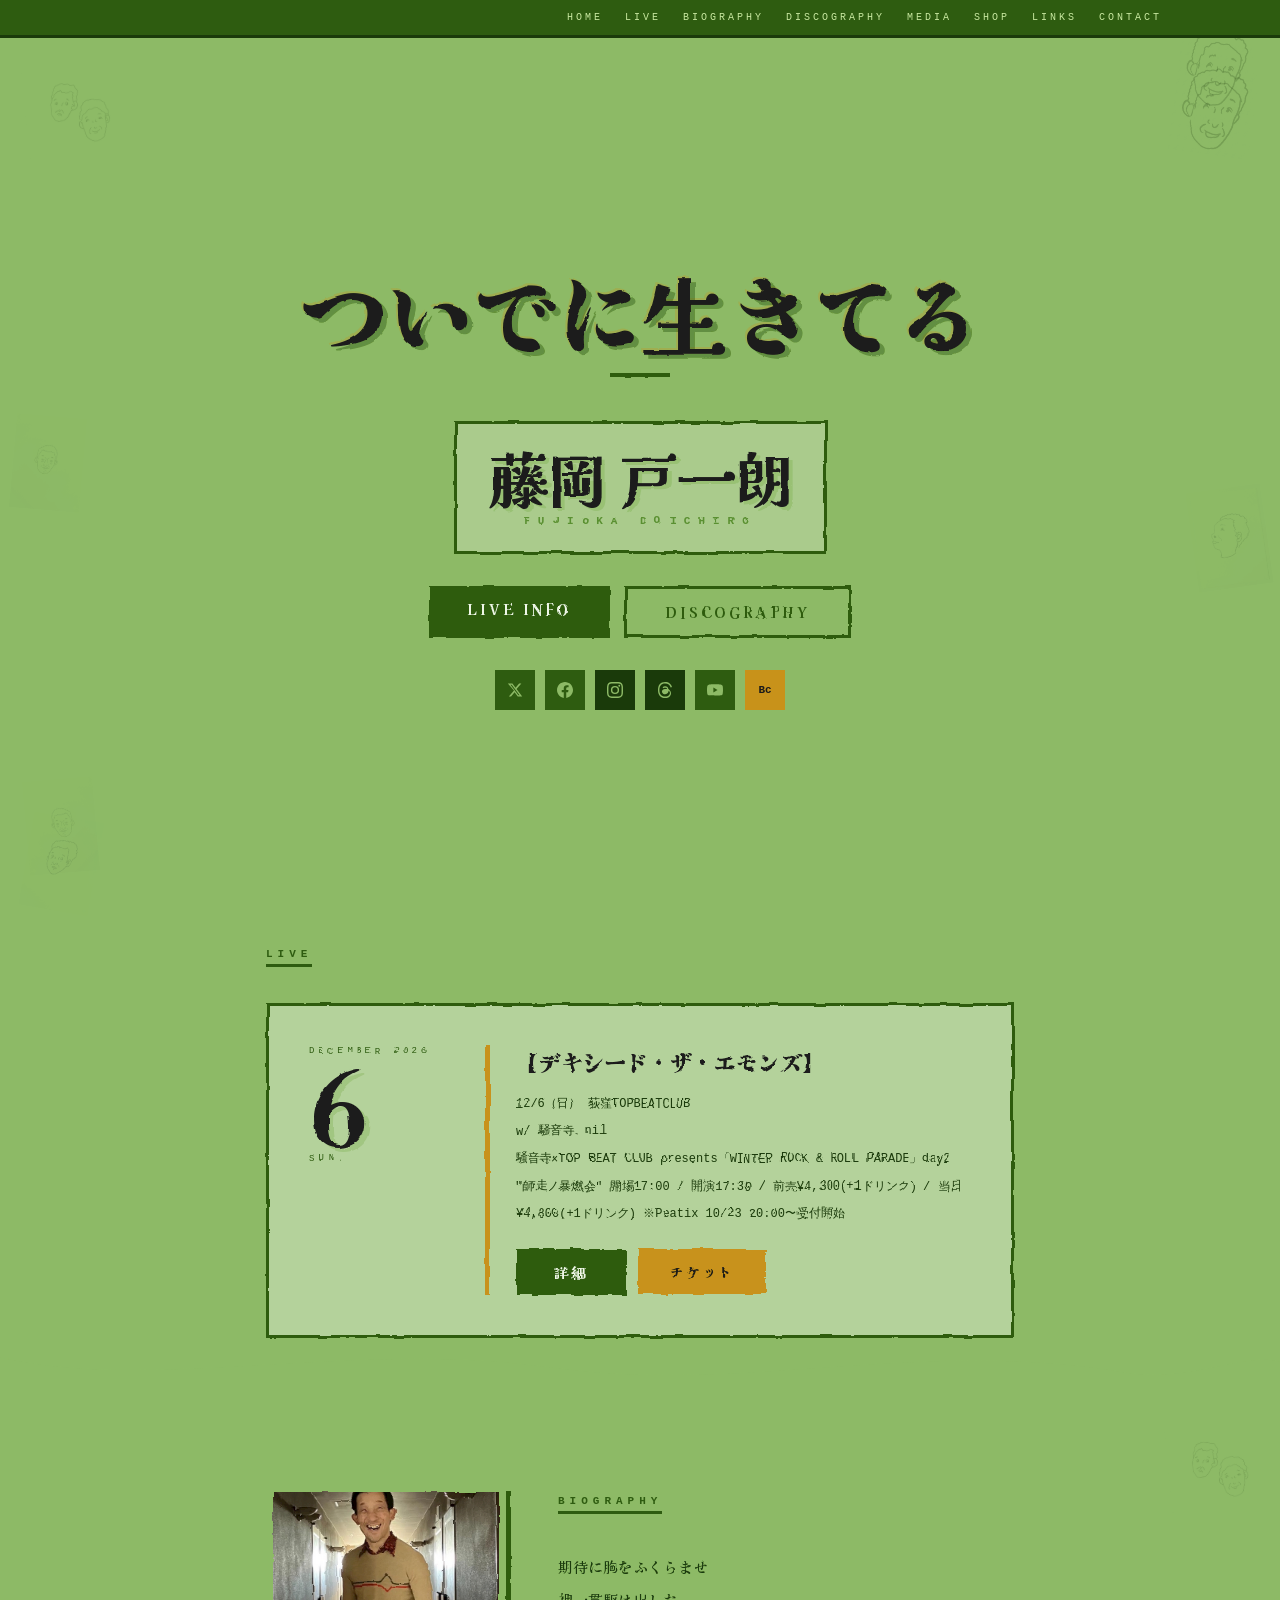
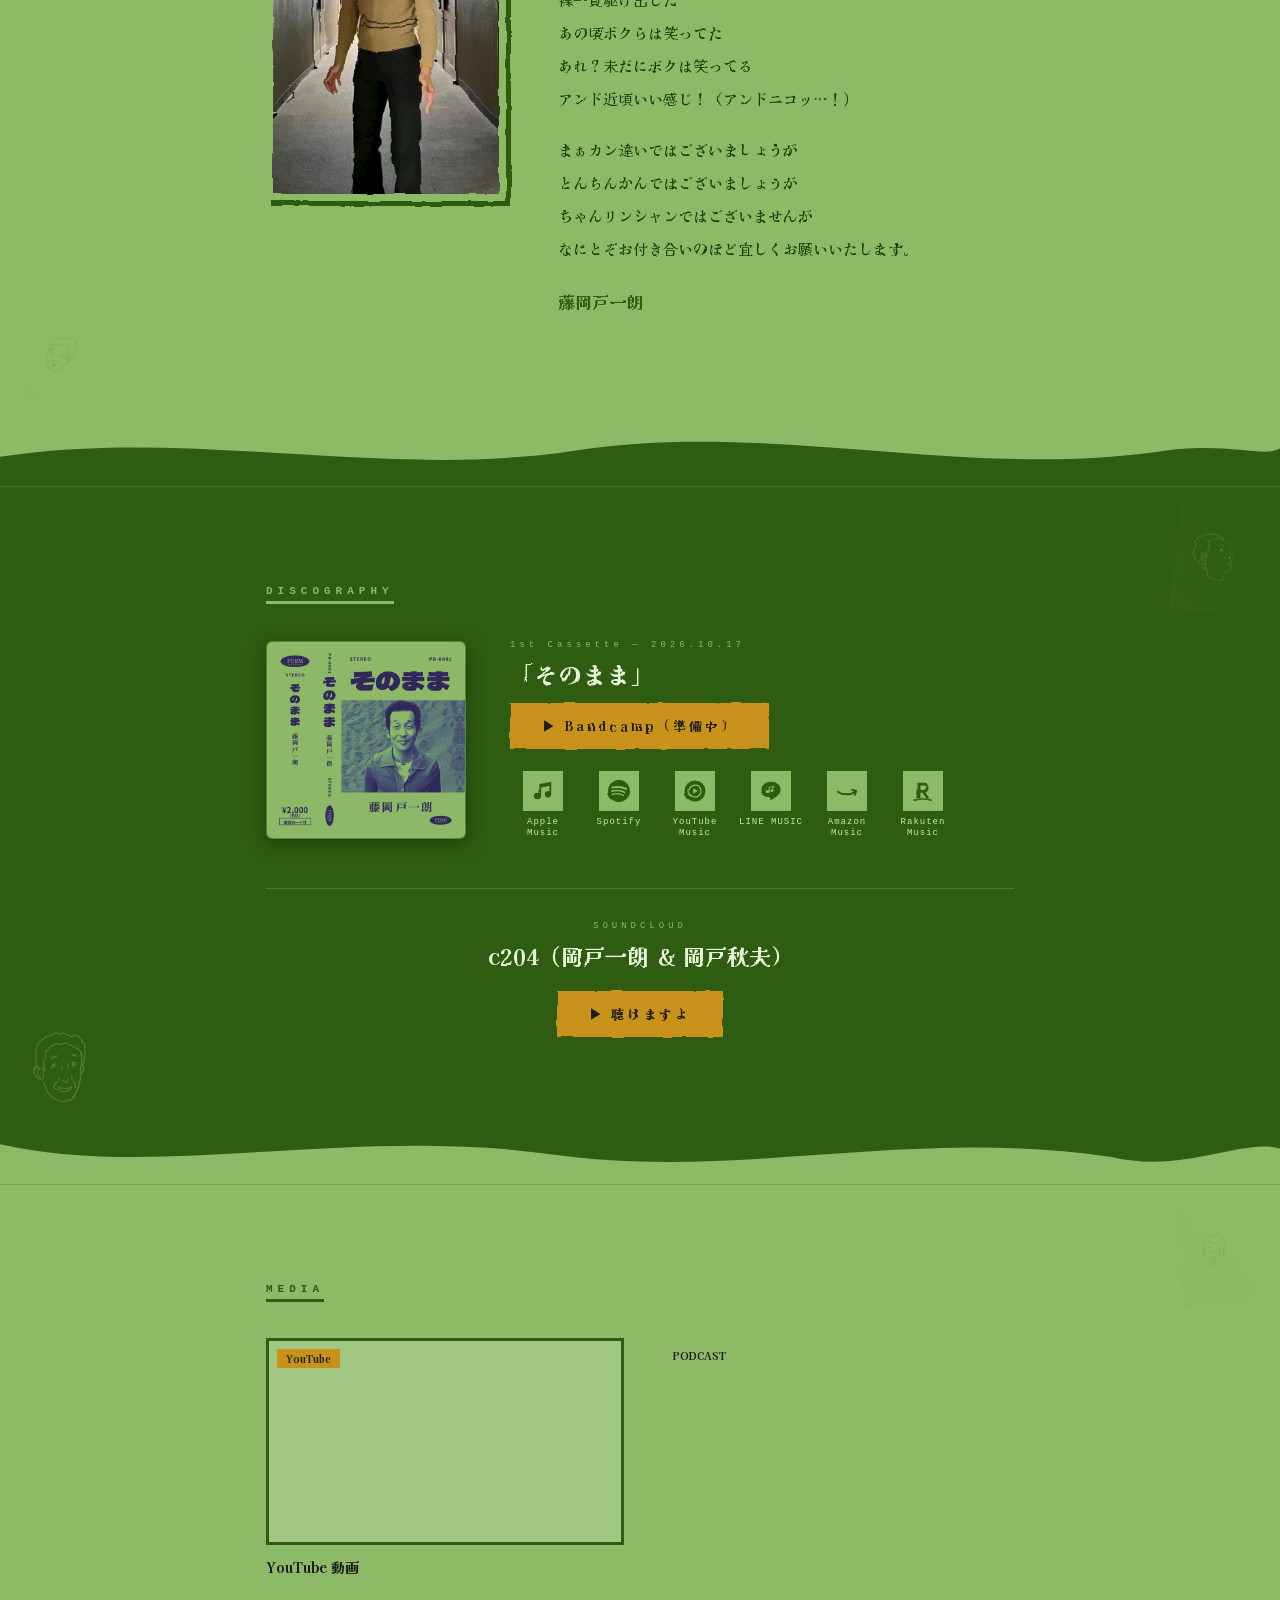
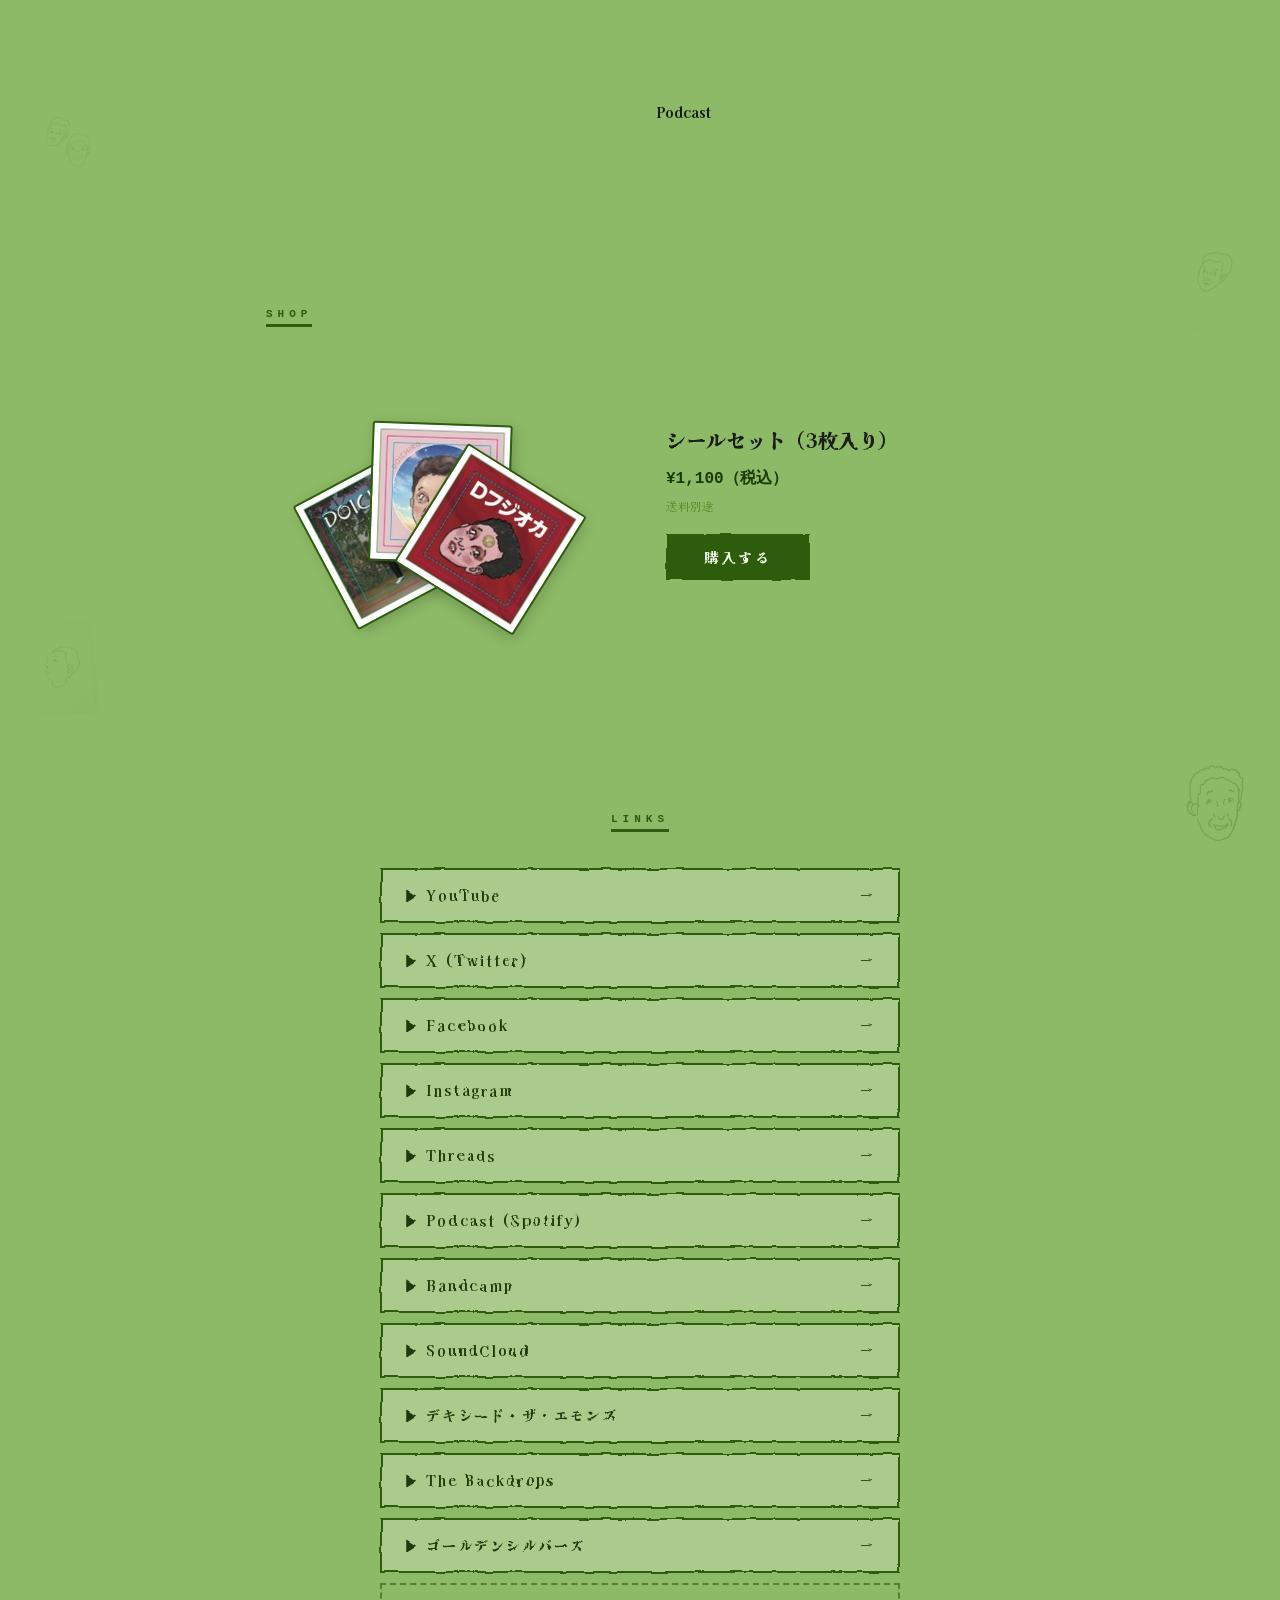
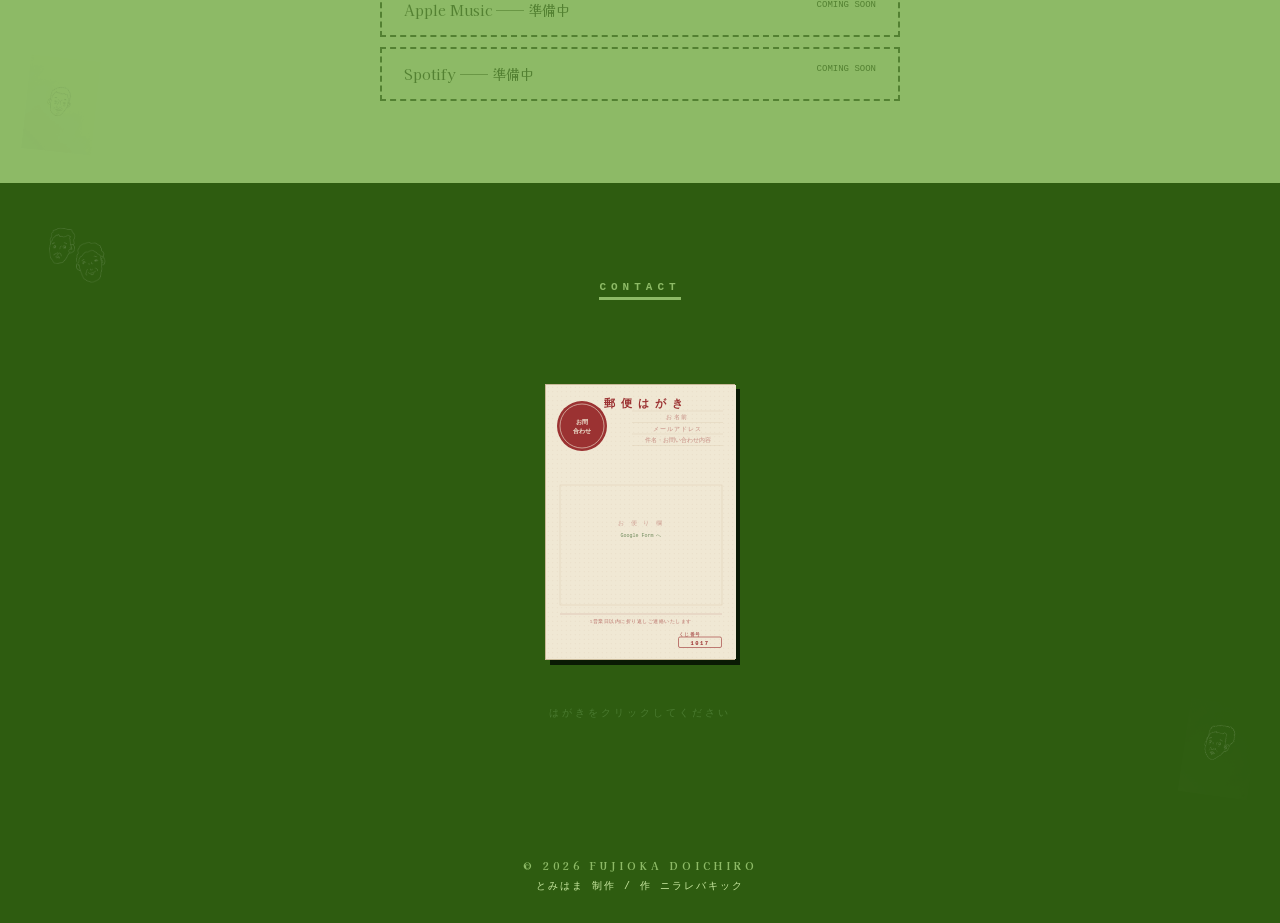
<file: index.html>
<!DOCTYPE html>
<html lang="ja">
<head>
<meta charset="UTF-8">
<meta name="viewport" content="width=device-width,initial-scale=1">
<title>藤岡戸一朗 Official Site</title>
<meta name="description" content="藤岡戸一朗 公式サイト — ついでに生きてる">
<!-- Google Tag Manager -->
<script>(function(w,d,s,l,i){w[l]=w[l]||[];w[l].push({'gtm.start':new Date().getTime(),event:'gtm.js'});var f=d.getElementsByTagName(s)[0],j=d.createElement(s),dl=l!='dataLayer'?'&l='+l:'';j.async=true;j.src='https://www.googletagmanager.com/gtm.js?id='+i+dl;f.parentNode.insertBefore(j,f);})(window,document,'script','dataLayer','GTM-W6623DS9');</script>
<link href="https://fonts.googleapis.com/css2?family=Kaisei+Tokumin:wght@400;700;800&display=swap" rel="stylesheet">
<link rel="stylesheet" href="css/style.css?v=11">
</head>
<body>

<!-- SVG Filters -->
<svg width="0" height="0" style="position:absolute">
  <defs>
    <filter id="rf" x="-4%" y="-4%" width="108%" height="108%">
      <feTurbulence type="fractalNoise" baseFrequency="0.042" numOctaves="4" seed="9"/>
      <feDisplacementMap in="SourceGraphic" scale="3.5" xChannelSelector="R" yChannelSelector="G"/>
    </filter>
    <filter id="rf2" x="-3%" y="-3%" width="106%" height="106%">
      <feTurbulence type="fractalNoise" baseFrequency="0.06" numOctaves="3" seed="3"/>
      <feDisplacementMap in="SourceGraphic" scale="2.2" xChannelSelector="R" yChannelSelector="G"/>
    </filter>
    <filter id="pencil" x="-8%" y="-8%" width="116%" height="116%">
      <feTurbulence type="fractalNoise" baseFrequency="0.055" numOctaves="2" seed="14" result="n"/>
      <feDisplacementMap in="SourceGraphic" in2="n" scale="2.4" xChannelSelector="R" yChannelSelector="G"/>
    </filter>
  </defs>
</svg>

<!-- Hamburger (outside NAV to avoid stacking context issues) -->
<button class="hamburger" id="hamburger" aria-label="Menu">
  <span></span><span></span><span></span>
</button>

<!-- NAV -->
<nav class="nav">
  <div class="nav-inner">
    <div class="nav-links">
      <a href="#home">HOME</a>
      <a href="#live">LIVE</a>
      <a href="#biography">BIOGRAPHY</a>
      <a href="#discography">DISCOGRAPHY</a>
      <a href="#media">MEDIA</a>
      <a href="#shop">SHOP</a>
      <a href="#links">LINKS</a>
      <a href="#contact">CONTACT</a>
    </div>
  </div>
</nav>
<div class="mobile-menu" id="mobileMenu">
  <a href="#home" class="mobile-nav-link">HOME</a>
  <a href="#live" class="mobile-nav-link">LIVE</a>
  <a href="#biography" class="mobile-nav-link">BIOGRAPHY</a>
  <a href="#discography" class="mobile-nav-link">DISCOGRAPHY</a>
  <a href="#media" class="mobile-nav-link">MEDIA</a>
  <a href="#shop" class="mobile-nav-link">SHOP</a>
  <a href="#links" class="mobile-nav-link">LINKS</a>
  <a href="#contact" class="mobile-nav-link">CONTACT</a>
</div>

<!-- ========== HOME ========== -->
<section id="home">
  <img class="face-img" src="img/face-duo.png" alt="" style="width:90px;top:2%;left:2%;transform:rotate(-6deg);opacity:0.22">
  <img class="face-img face-tr" src="img/face-smile.png" alt="" style="width:80px;top:3%;right:2%;transform:rotate(8deg);opacity:0.22">
  <img class="face-img" src="img/face-front.png" alt="" style="width:70px;top:42%;left:1%;transform:rotate(5deg);opacity:0.18">
  <img class="face-img" src="img/face-profile.png" alt="" style="width:75px;top:50%;right:1%;transform:rotate(-8deg) scaleX(-1);opacity:0.18">
  <img class="face-img" src="img/face-surprise.png" alt="" style="width:70px;bottom:3%;left:2%;transform:rotate(10deg);opacity:0.18">

  <div class="home-inner">
    <div style="margin-bottom:44px">
      <h2 class="hero-title">ついでに生きてる</h2>
      <div class="hero-divider"></div>
    </div>

    <div class="artist-name-box">
      <h1 class="artist-name">藤岡 戸一朗</h1>
      <p class="artist-name-en">FUJIOKA DOICHIRO</p>
    </div>

    <div style="display:flex;gap:14px;justify-content:center;flex-wrap:wrap;margin-bottom:32px">
      <span class="btn-primary" id="liveInfoBtn">LIVE INFO</span>
      <a href="#discography" class="btn-secondary">DISCOGRAPHY</a>
    </div>
    <div class="live-info-popup" id="liveInfoPopup">
      <h4>UPCOMING LIVE</h4>
      <div id="liveInfoList"></div>
    </div>

    <div class="sns-row">
      <a href="https://x.com/ichirou_okado" target="_blank" rel="noopener" class="sns-icon">
        <svg width="16" height="16" viewBox="0 0 24 24"><path d="M18.244 2.25h3.308l-7.227 8.26 8.502 11.24H16.17l-4.714-6.231-5.401 6.231H2.748l7.73-8.835L1.254 2.25H8.08l4.713 6.231zm-1.161 17.52h1.833L7.084 4.126H5.117z"/></svg>
      </a>
      <a href="https://www.facebook.com/ichirou.okado/" target="_blank" rel="noopener" class="sns-icon">
        <svg width="16" height="16" viewBox="0 0 24 24"><path d="M24 12.073c0-6.627-5.373-12-12-12s-12 5.373-12 12c0 5.99 4.388 10.954 10.125 11.854v-8.385H7.078v-3.47h3.047V9.43c0-3.007 1.792-4.669 4.533-4.669 1.312 0 2.686.235 2.686.235v2.953H15.83c-1.491 0-1.956.925-1.956 1.874v2.25h3.328l-.532 3.47h-2.796v8.385C19.612 23.027 24 18.062 24 12.073z"/></svg>
      </a>
      <a href="https://www.instagram.com/fujiokadoichirou/" target="_blank" rel="noopener" class="sns-icon" style="background:#1a3a0a;font-family:serif;font-size:16px;font-weight:bold;color:#8DBA66">
        <svg width="16" height="16" viewBox="0 0 24 24"><path d="M12 2.163c3.204 0 3.584.012 4.85.07 3.252.148 4.771 1.691 4.919 4.919.058 1.265.069 1.645.069 4.849 0 3.205-.012 3.584-.069 4.849-.149 3.225-1.664 4.771-4.919 4.919-1.266.058-1.644.07-4.85.07-3.204 0-3.584-.012-4.849-.07-3.26-.149-4.771-1.699-4.919-4.92-.058-1.265-.07-1.644-.07-4.849 0-3.204.013-3.583.07-4.849.149-3.227 1.664-4.771 4.919-4.919 1.266-.057 1.645-.069 4.849-.069zM12 0C8.741 0 8.333.014 7.053.072 2.695.272.273 2.69.073 7.052.014 8.333 0 8.741 0 12c0 3.259.014 3.668.072 4.948.2 4.358 2.618 6.78 6.98 6.98C8.333 23.986 8.741 24 12 24c3.259 0 3.668-.014 4.948-.072 4.354-.2 6.782-2.618 6.979-6.98.059-1.28.073-1.689.073-4.948 0-3.259-.014-3.667-.072-4.947-.196-4.354-2.617-6.78-6.979-6.98C15.668.014 15.259 0 12 0zm0 5.838a6.162 6.162 0 100 12.324 6.162 6.162 0 000-12.324zM12 16a4 4 0 110-8 4 4 0 010 8zm6.406-11.845a1.44 1.44 0 100 2.881 1.44 1.44 0 000-2.881z"/></svg>
      </a>
      <a href="https://www.threads.com/@fujiokadoichirou" target="_blank" rel="noopener" class="sns-icon" style="background:#1a3a0a">
        <svg width="16" height="16" viewBox="0 0 24 24"><path d="M12.186 24h-.007c-3.581-.024-6.334-1.205-8.184-3.509C2.35 18.44 1.5 15.586 1.472 12.01v-.017c.03-3.579.879-6.43 2.525-8.482C5.845 1.205 8.6.024 12.18 0h.014c2.746.02 5.043.725 6.826 2.098 1.677 1.29 2.858 3.13 3.509 5.467l-2.04.569c-1.104-3.96-3.898-5.984-8.304-6.015-2.91.022-5.11.936-6.54 2.717C4.307 6.504 3.616 8.914 3.59 12c.025 3.086.718 5.496 2.057 7.164 1.432 1.783 3.631 2.698 6.54 2.717 2.623-.02 4.358-.631 5.8-2.045 1.647-1.613 1.618-3.593 1.09-4.798-.31-.71-.873-1.3-1.634-1.751-.192 1.352-.622 2.446-1.284 3.272-.886 1.102-2.14 1.704-3.73 1.79-1.202.065-2.361-.218-3.259-.801-1.063-.689-1.685-1.74-1.752-2.96-.065-1.182.408-2.26 1.332-3.031.85-.71 2.009-1.122 3.348-1.193 1.065-.056 2.054.03 2.967.192-.09-.606-.318-1.078-.683-1.407-.49-.441-1.228-.664-2.192-.664h-.04c-.748.005-1.732.168-2.328.79l-1.42-1.489c.96-.916 2.28-1.405 3.74-1.42h.06c1.468 0 2.63.424 3.453 1.262.738.75 1.18 1.775 1.323 3.052.474.218.916.474 1.318.77 1.578 1.16 2.532 2.907 2.68 4.91.082 1.113-.082 3.378-1.973 5.248-1.89 1.87-4.257 2.764-7.24 2.735z"/></svg>
      </a>
      <a href="https://www.youtube.com/@doichiro_fujioka" target="_blank" rel="noopener" class="sns-icon">
        <svg width="16" height="16" viewBox="0 0 24 24"><path d="M23.498 6.186a3.016 3.016 0 0 0-2.122-2.136C19.505 3.545 12 3.545 12 3.545s-7.505 0-9.377.505A3.017 3.017 0 0 0 .502 6.186C0 8.07 0 12 0 12s0 3.93.502 5.814a3.016 3.016 0 0 0 2.122 2.136c1.871.505 9.376.505 9.376.505s7.505 0 9.377-.505a3.015 3.015 0 0 0 2.122-2.136C24 15.93 24 12 24 12s0-3.93-.502-5.814zM9.545 15.568V8.432L15.818 12l-6.273 3.568z"/></svg>
      </a>
      <a href="https://fujiokadoichiro.bandcamp.com/merch/3" target="_blank" rel="noopener" class="sns-icon-amber" style="font-family:'Courier New',monospace;font-size:11px;font-weight:bold;color:#1a1a1a;text-decoration:none" title="Bandcamp">Bc</a>
    </div>
  </div>
</section>

<!-- NEWS section (hidden - uncomment when needed)
<section id="news">
  <div class="section-inner">
    <p class="section-label">NEWS</p>
    <div>ここにNEWSコンテンツを追加</div>
  </div>
</section>
-->

<!-- ========== LIVE ========== -->
<section id="live">
  <img class="face-img face-tr" src="img/face-smile.png" alt="" style="width:75px;top:3%;right:2%;transform:rotate(7deg);opacity:0.20">
  <img class="face-img" src="img/face-front.png" alt="" style="width:70px;bottom:3%;left:2%;transform:rotate(-5deg) scaleX(-1);opacity:0.18">
  <div class="section-inner">
    <p class="section-label">LIVE</p>
    <div class="news-card" id="newsCard">
      <div id="newsDate">
        <p class="news-month"></p>
        <div class="news-day"></div>
        <p class="news-dow"></p>
      </div>
      <div class="news-detail" id="newsDetail">
      </div>
    </div>
  </div>
</section>

<!-- Wave divider -->
<svg class="wave-divider" viewBox="0 0 1200 56" preserveAspectRatio="none" xmlns="http://www.w3.org/2000/svg">
  <path d="M0 18 C150 52 330 0 520 28 C690 52 855 2 1042 30 C1110 46 1165 12 1200 22 L1200 56 L0 56Z" fill="#8DBA66"/>
</svg>

<!-- ========== BIOGRAPHY ========== -->
<section id="biography">
  <img class="face-img face-tr" src="img/face-duo.png" alt="" style="width:85px;top:3%;right:2%;transform:rotate(-6deg);opacity:0.20">
  <img class="face-img" src="img/face-surprise.png" alt="" style="width:70px;bottom:3%;left:2%;transform:rotate(8deg);opacity:0.18">
  <div class="section-inner">
    <div class="bio-grid">
      <div>
        <div class="bio-photo-frame">
          <div class="bio-photo-inner">
            <img src="img/artist.jpg" alt="藤岡戸一朗" style="width:100%;height:100%;object-fit:cover;object-position:center top">
          </div>
        </div>
      </div>
      <div>
        <p class="section-label">BIOGRAPHY</p>
        <div class="bio-text">
          <p>期待に胸をふくらませ<br>
          裸一貫駆け出した<br>
          あの頃ボクらは笑ってた<br>
          あれ？未だにボクは笑ってる<br>
          アンド近頃いい感じ！（アンドニコッ…！）</p>

          <p>まぁカン違いではございましょうが<br>
          とんちんかんではございましょうが<br>
          ちゃんリンシャンではございませんが<br>
          なにとぞお付き合いのほど宜しくお願いいたします。</p>

          <p style="margin-top:18px;font-weight:800;font-size:17px;color:#2e5c10">藤岡戸一朗</p>
        </div>
      </div>
    </div>
  </div>
</section>

<!-- Wave divider -->
<svg class="wave-divider" viewBox="0 0 1200 56" preserveAspectRatio="none" xmlns="http://www.w3.org/2000/svg">
  <path d="M0 28 C180 0 360 50 540 22 C720 -6 900 48 1080 24 C1150 12 1185 30 1200 20 L1200 56 L0 56Z" fill="#2e5c10"/>
</svg>

<!-- ========== DISCOGRAPHY ========== -->
<section id="discography">
  <img class="face-img-light face-tr" src="img/face-profile.png" alt="" style="width:80px;top:3%;right:2%;transform:rotate(7deg);opacity:0.22">
  <img class="face-img-light" src="img/face-smile.png" alt="" style="width:70px;bottom:3%;left:2%;transform:rotate(-8deg);opacity:0.18">
  <div class="section-inner">
    <p class="section-label-light" style="color:#8DBA66;border-color:#8DBA66">DISCOGRAPHY</p>
    <div class="disco-grid">
      <img src="img/cassette-sonomama.png" alt="&#12381;&#12398;&#12414;&#12414; PR-0001 &#12459;&#12475;&#12483;&#12488;&#12472;&#12515;&#12465;&#12483;&#12488;" width="200" height="200" style="display:block;border-radius:6px;object-fit:cover;box-shadow:0 4px 18px rgba(0,0,0,.35);border:1px solid rgba(141,186,102,.45)">
      <div>
        <p class="disco-label">1st Cassette &#8212; 2026.10.17</p>
        <h3 class="disco-title">&#12300;&#12381;&#12398;&#12414;&#12414;&#12301;</h3>
        <span class="btn-amber">&#9654; Bandcamp&#65288;&#28310;&#20633;&#20013;&#65289;</span>
        <div class="stream-row">
          <a href="https://music.apple.com/jp/album/%E3%81%9D%E3%81%AE%E3%81%BE%E3%81%BE-single/6828710610" target="_blank" rel="noopener" class="stream-link" title="Apple Music">
            <span class="stream-icon"><svg viewBox="0 0 24 24" aria-hidden="true"><path d="M21 2v13.5a3.5 3.5 0 1 1-2-3.16V6.3l-9 1.8v9.4a3.5 3.5 0 1 1-2-3.16V4.4z"/></svg></span>
            <span class="stream-name">Apple Music</span>
          </a>
          <a href="https://open.spotify.com/album/2KZqeIFDtQRg4kl6j23dBg" target="_blank" rel="noopener" class="stream-link" title="Spotify">
            <span class="stream-icon"><svg viewBox="0 0 24 24" aria-hidden="true"><path d="M12 0C5.4 0 0 5.4 0 12s5.4 12 12 12 12-5.4 12-12S18.66 0 12 0zm5.521 17.34c-.24.359-.66.48-1.021.24-2.82-1.74-6.36-2.101-10.561-1.141-.418.122-.779-.179-.899-.539-.12-.421.18-.78.54-.9 4.56-1.021 8.52-.6 11.64 1.32.42.18.479.659.301 1.02zm1.44-3.3c-.301.42-.841.6-1.262.3-3.239-1.98-8.159-2.58-11.939-1.38-.479.12-1.02-.12-1.14-.6-.12-.48.12-1.021.6-1.141C9.6 9.9 15 10.561 18.72 12.84c.361.181.54.78.241 1.2zm.12-3.36C15.24 8.4 8.82 8.16 5.16 9.301c-.6.179-1.2-.181-1.38-.721-.18-.601.18-1.2.72-1.381 4.26-1.26 11.28-1.02 15.721 1.621.539.3.719 1.02.419 1.56-.299.421-1.02.599-1.559.3z"/></svg></span>
            <span class="stream-name">Spotify</span>
          </a>
          <a href="https://music.youtube.com/playlist?list=OLAK5uy_kZlUvAC6WvP0h74HMt6qZA_POKYarv5OA" target="_blank" rel="noopener" class="stream-link" title="YouTube Music">
            <span class="stream-icon"><svg viewBox="0 0 24 24" aria-hidden="true"><circle cx="12" cy="12" r="11.5"/><circle cx="12" cy="12" r="6.5" fill="none" stroke="#8DBA66" stroke-width="1.3"/><path d="M10 9v6l5-3z" fill="#8DBA66"/></svg></span>
            <span class="stream-name">YouTube Music</span>
          </a>
          <a href="https://music.line.me/webapp/track/mt000000002805d2a2" target="_blank" rel="noopener" class="stream-link" title="LINE MUSIC">
            <span class="stream-icon"><svg viewBox="0 0 24 24" aria-hidden="true"><path d="M12 2C6.2 2 1.5 5.8 1.5 10.5c0 4.2 3.7 7.7 8.8 8.4.3.1.8.2.9.5.1.3.1.7 0 1l-.1.9c0 .3-.2 1 .9.6 1.1-.5 6-3.6 8.2-6.1 1.5-1.7 2.3-3.4 2.3-5.3C22.5 5.8 17.8 2 12 2z"/><path d="M14.5 6.5v5.2a1.6 1.6 0 1 1-1-1.48V7.7l-3 .6v4.4a1.6 1.6 0 1 1-1-1.48V7.5z" fill="#8DBA66"/></svg></span>
            <span class="stream-name">LINE MUSIC</span>
          </a>
          <a href="https://music.amazon.co.jp/albums/B0HPS3X4KK" target="_blank" rel="noopener" class="stream-link" title="Amazon Music">
            <span class="stream-icon"><svg viewBox="0 0 24 24" aria-hidden="true"><path d="M2.5 12.5c5.5 4.2 13.5 4.2 19 0" fill="none" stroke="#2e5c10" stroke-width="2.2" stroke-linecap="round"/><path d="M17.6 10.6l4.4 1.3-1.5 4.3" fill="none" stroke="#2e5c10" stroke-width="2.2" stroke-linecap="round" stroke-linejoin="round"/></svg></span>
            <span class="stream-name">Amazon Music</span>
          </a>
          <a href="https://music.rakuten.co.jp/link/album/33235429" target="_blank" rel="noopener" class="stream-link" title="Rakuten Music">
            <span class="stream-icon"><svg viewBox="0 0 24 24" aria-hidden="true"><path d="M6 3h6.5a5.5 5.5 0 0 1 2.2 10.54L19 20h-3.6l-3.8-6H9.2v6H6zm3.2 3v5h3.3a2.5 2.5 0 0 0 0-5z"/><path d="M3 22c6-1.6 12-1.6 18 0" fill="none" stroke="#2e5c10" stroke-width="1.6" stroke-linecap="round"/></svg></span>
            <span class="stream-name">Rakuten Music</span>
          </a>
        </div>
      </div>
    </div>
    <div style="margin-top:48px;text-align:center;padding-top:32px;border-top:1px solid rgba(141,186,102,.3)">
      <p class="disco-label" style="text-align:center">SOUNDCLOUD</p>
      <h3 style="font-size:22px;font-weight:800;margin-bottom:20px;font-family:'Kaisei Tokumin',serif;color:#e8f4d8;filter:url(#rf2)">c204（岡戸一朗 ＆ 岡戸秋夫）</h3>
      <a href="https://soundcloud.com/c204" target="_blank" rel="noopener" class="btn-amber" style="text-decoration:none">&#9654; &#32884;&#12369;&#12414;&#12377;&#12424;</a>
    </div>
  </div>
</section>

<!-- Wave divider -->
<svg class="wave-divider" viewBox="0 0 1200 56" preserveAspectRatio="none" xmlns="http://www.w3.org/2000/svg" style="background:#2e5c10">
  <path d="M0 18 C150 52 330 0 520 28 C690 52 855 2 1042 30 C1110 46 1165 12 1200 22 L1200 56 L0 56Z" fill="#8DBA66"/>
</svg>

<!-- ========== MEDIA ========== -->
<section id="media">
  <img class="face-img face-tr" src="img/face-front.png" alt="" style="width:75px;top:3%;right:2%;transform:rotate(-6deg);opacity:0.20">
  <img class="face-img" src="img/face-duo.png" alt="" style="width:70px;bottom:3%;left:2%;transform:rotate(5deg);opacity:0.18">
  <div class="section-inner">
    <p class="section-label">MEDIA</p>
    <div class="media-grid">
      <div class="media-card">
        <div class="media-embed-wrap">
          <span class="media-badge" style="background:#c8921a;color:#1a1a1a">YouTube</span>
          <iframe src="https://www.youtube.com/embed/TkMachwlUtI" title="YouTube" allow="accelerometer; autoplay; clipboard-write; encrypted-media; gyroscope; picture-in-picture" allowfullscreen loading="lazy"></iframe>
        </div>
        <p class="media-title">YouTube &#21205;&#30011;</p>
      </div>
      <div class="media-card">
        <div class="media-embed-podcast">
          <span class="media-badge" style="background:#8DBA66;color:#1a1a1a">PODCAST</span>
          <iframe src="https://open.spotify.com/embed/show/4M9uCmUtB95vOCpgtduBd2?utm_source=generator&theme=0" title="Spotify Podcast" allow="autoplay; clipboard-write; encrypted-media; fullscreen; picture-in-picture" loading="lazy" style="border-radius:0"></iframe>
        </div>
        <p class="media-title">Podcast</p>
      </div>
    </div>
  </div>
</section>

<!-- ========== SHOP ========== -->
<section id="shop">
  <img class="face-img face-tr" src="img/face-surprise.png" alt="" style="width:80px;top:3%;right:2%;transform:rotate(8deg);opacity:0.20">
  <img class="face-img" src="img/face-profile.png" alt="" style="width:70px;bottom:3%;left:2%;transform:rotate(-5deg) scaleX(-1);opacity:0.18">
  <div class="section-inner">
    <p class="section-label">SHOP</p>
    <div class="shop-grid">
      <div class="shop-stickers">
        <div class="shop-sticker" style="transform:rotate(-28deg) translateX(-62px) translateY(4px)"><img src="img/seal-a.jpg" alt="シールA" style="width:100%;height:100%;object-fit:cover"></div>
        <div class="shop-sticker" style="transform:rotate(2deg) translateY(-10px)"><img src="img/seal-b.jpg" alt="シールB" style="width:100%;height:100%;object-fit:cover"></div>
        <div class="shop-sticker" style="transform:rotate(32deg) translateX(62px) translateY(4px)"><img src="img/seal-c.jpg" alt="シールC" style="width:100%;height:100%;object-fit:cover"></div>
      </div>
      <div class="shop-info">
        <h3>&#12471;&#12540;&#12523;&#12475;&#12483;&#12488;&#65288;3&#26522;&#20837;&#12426;&#65289;</h3>
        <p class="shop-price">&yen;1,100&#65288;&#31246;&#36796;&#65289;</p>
        <p class="shop-note">&#36865;&#26009;&#21029;&#36884;</p>
        <a href="https://fujiokadoichiro.bandcamp.com/merch/3" target="_blank" rel="noopener" class="btn-primary" style="text-decoration:none">&#36092;&#20837;&#12377;&#12427;</a>
      </div>
    </div>
  </div>
</section>

<!-- ========== LINKS ========== -->
<section id="links">
  <img class="face-img face-tr" src="img/face-smile.png" alt="" style="width:75px;top:3%;right:2%;transform:rotate(-7deg);opacity:0.20">
  <img class="face-img" src="img/face-front.png" alt="" style="width:70px;bottom:3%;left:2%;transform:rotate(6deg);opacity:0.18">
  <div class="section-inner">
    <div class="links-list">
      <p class="section-label">LINKS</p>
      <a href="https://www.youtube.com/@doichiro_fujioka" target="_blank" rel="noopener" class="link-row"><span>&#9654; YouTube</span><span>&rarr;</span></a>
      <a href="https://x.com/ichirou_okado" target="_blank" rel="noopener" class="link-row"><span>&#9654; X (Twitter)</span><span>&rarr;</span></a>
      <a href="https://www.facebook.com/ichirou.okado/" target="_blank" rel="noopener" class="link-row"><span>&#9654; Facebook</span><span>&rarr;</span></a>
      <a href="https://www.instagram.com/fujiokadoichirou/" target="_blank" rel="noopener" class="link-row"><span>&#9654; Instagram</span><span>&rarr;</span></a>
      <a href="https://www.threads.com/@fujiokadoichirou" target="_blank" rel="noopener" class="link-row"><span>&#9654; Threads</span><span>&rarr;</span></a>
      <a href="https://open.spotify.com/show/4M9uCmUtB95vOCpgtduBd2" target="_blank" rel="noopener" class="link-row"><span>&#9654; Podcast (Spotify)</span><span>&rarr;</span></a>
      <a href="https://fujiokadoichiro.bandcamp.com/merch/3" target="_blank" rel="noopener" class="link-row"><span>&#9654; Bandcamp</span><span>&rarr;</span></a>
      <a href="https://soundcloud.com/zde0as5mvfki" target="_blank" rel="noopener" class="link-row"><span>&#9654; SoundCloud</span><span>&rarr;</span></a>
      <a href="https://youtu.be/mHqOYfk__yE?si=q0Y55pF4f66RlcFt" target="_blank" rel="noopener" class="link-row"><span>&#9654; デキシード・ザ・エモンズ</span><span>&rarr;</span></a>
      <a href="https://www.instagram.com/thebackdrops_jp/" target="_blank" rel="noopener" class="link-row"><span>&#9654; The Backdrops</span><span>&rarr;</span></a>
      <a href="https://kin-gin.com/" target="_blank" rel="noopener" class="link-row"><span>&#9654; ゴールデンシルバーズ</span><span>&rarr;</span></a>
      <div class="link-coming"><span>Apple Music &#9472;&#9472; &#28310;&#20633;&#20013;</span><span class="link-coming-label">COMING SOON</span></div>
      <div class="link-coming"><span>Spotify &#9472;&#9472; &#28310;&#20633;&#20013;</span><span class="link-coming-label">COMING SOON</span></div>
    </div>
  </div>
</section>

<!-- ========== CONTACT ========== -->
<section id="contact">
  <img class="face-img-light" src="img/face-duo.png" alt="" style="width:85px;top:3%;left:2%;transform:rotate(-6deg);opacity:0.20">
  <img class="face-img-light" src="img/face-surprise.png" alt="" style="width:70px;bottom:5%;right:2%;transform:rotate(8deg);opacity:0.18">
  <div style="position:relative;z-index:2;text-align:center;margin-bottom:48px">
    <p class="section-label-light">CONTACT</p>
  </div>

  <div style="display:flex;justify-content:center;position:relative;z-index:2">
    <div class="contact-card" onclick="window.open('https://forms.gle/P7nMj2X5Rctn12rz5','_blank')">
      <div class="contact-shadow"></div>
      <div class="contact-inner">
        <svg width="380" height="548" viewBox="0 0 380 548" xmlns="http://www.w3.org/2000/svg" style="display:block;width:190px;height:274px">
          <defs>
            <pattern id="p" width="9" height="9" patternUnits="userSpaceOnUse"><circle cx="4.5" cy="4.5" r="0.9" fill="#b89878" opacity="0.22"/></pattern>
            <filter id="w" x="-2%" y="-2%" width="104%" height="104%">
              <feTurbulence type="fractalNoise" baseFrequency="0.04" numOctaves="3" seed="5"/>
              <feDisplacementMap in="SourceGraphic" scale="1.8" xChannelSelector="R" yChannelSelector="G"/>
            </filter>
          </defs>
          <rect width="380" height="548" fill="#f0e8d4"/>
          <rect width="380" height="548" fill="url(#p)"/>
          <text x="200" y="44" text-anchor="middle" font-family="serif" font-size="22" font-weight="bold" fill="#9b3030" letter-spacing="12" filter="url(#w)">&#37109;&#20415;&#12399;&#12364;&#12365;</text>
          <circle cx="72" cy="82" r="50" fill="#9b3030" filter="url(#w)"/>
          <circle cx="72" cy="82" r="44" fill="none" stroke="#f0e8d4" stroke-width="1.2"/>
          <text x="72" y="78" text-anchor="middle" font-family="serif" font-size="12" font-weight="bold" fill="#f0e8d4">&#12362;&#21839;</text>
          <text x="72" y="96" text-anchor="middle" font-family="serif" font-size="12" font-weight="bold" fill="#f0e8d4">&#21512;&#12431;&#12379;</text>
          <g transform="translate(172,52)">
            <line x1="0" y1="0" x2="182" y2="0" stroke="#b89878" stroke-width="0.6" opacity="0.5"/>
            <line x1="0" y1="23" x2="182" y2="23" stroke="#b89878" stroke-width="0.6" opacity="0.5"/>
            <line x1="0" y1="46" x2="182" y2="46" stroke="#b89878" stroke-width="0.6" opacity="0.5"/>
            <line x1="0" y1="69" x2="182" y2="69" stroke="#b89878" stroke-width="0.6" opacity="0.5"/>
            <text x="91" y="16" text-anchor="middle" font-family="serif" font-size="11" fill="#9b3030" opacity="0.5" letter-spacing="3">&#12362;&#21517;&#21069;</text>
            <text x="91" y="39" text-anchor="middle" font-family="serif" font-size="11" fill="#9b3030" opacity="0.5" letter-spacing="2">&#12513;&#12540;&#12523;&#12450;&#12489;&#12524;&#12473;</text>
            <text x="91" y="62" text-anchor="middle" font-family="serif" font-size="11" fill="#9b3030" opacity="0.5">&#20214;&#21517;&#12539;&#12362;&#21839;&#12356;&#21512;&#12431;&#12379;&#20869;&#23481;</text>
          </g>
          <rect x="28" y="200" width="324" height="240" fill="none" stroke="#c8a888" stroke-width="0.8" opacity="0.5"/>
          <text x="190" y="280" text-anchor="middle" font-family="serif" font-size="12" fill="#9b3030" opacity="0.38" letter-spacing="5">&#12362; &#20415; &#12426; &#27396;</text>
          <text x="190" y="304" text-anchor="middle" font-family="'Courier New',monospace" font-size="10" fill="#2d5a1e" opacity="0.65">Google Form &#12408;</text>
          <line x1="28" y1="458" x2="352" y2="458" stroke="#9b3030" stroke-width="0.8" opacity="0.42"/>
          <text x="190" y="476" text-anchor="middle" font-family="serif" font-size="9.5" fill="#9b3030" opacity="0.65" letter-spacing="1">5&#21942;&#26989;&#26085;&#20197;&#20869;&#12395;&#25240;&#12426;&#36820;&#12375;&#12372;&#36899;&#32097;&#12356;&#12383;&#12375;&#12414;&#12377;</text>
          <g transform="translate(265,490)" filter="url(#w)">
            <text x="0" y="11" font-family="'Courier New',monospace" font-size="9" fill="#9b3030" letter-spacing="1">&#12367;&#12376;&#30058;&#21495;</text>
            <rect x="0" y="14" width="86" height="21" rx="3" fill="none" stroke="#9b3030" stroke-width="1.2"/>
            <text x="43" y="29" text-anchor="middle" font-family="'Courier New',monospace" font-size="11" font-weight="bold" fill="#9b3030" letter-spacing="3">1017</text>
          </g>
        </svg>
      </div>
    </div>
  </div>
  <p class="contact-hint">&#12399;&#12364;&#12365;&#12434;&#12463;&#12522;&#12483;&#12463;&#12375;&#12390;&#12367;&#12384;&#12373;&#12356;</p>
</section>

<!-- FOOTER -->
<footer class="footer">
  <p class="footer-copy">&copy; 2026 FUJIOKA DOICHIRO</p>
  <p class="footer-credit">&#12392;&#12415;&#12399;&#12414; &#21046;&#20316; / &#20316; &#12491;&#12521;&#12524;&#12496;&#12461;&#12483;&#12463;</p>
</footer>

<script src="js/schedule.js?v=7"></script>
<script src="js/main.js?v=3"></script>
</body>
</html>
</file>
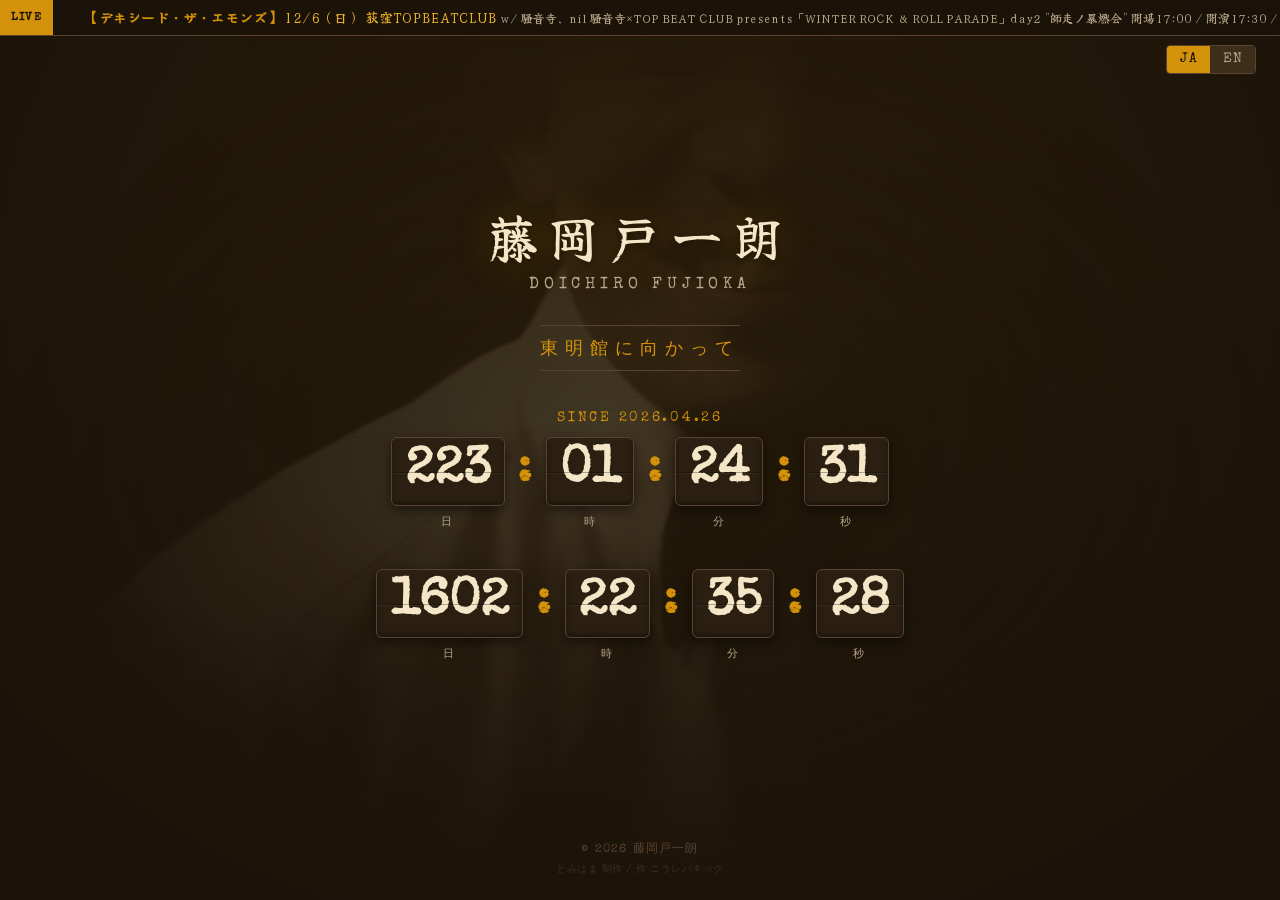
<file: fiveyears/index.html>
<!DOCTYPE html>
<html lang="ja">

<head>
    <!-- Google Tag Manager -->
    <script>(function(w,d,s,l,i){w[l]=w[l]||[];w[l].push({'gtm.start':
    new Date().getTime(),event:'gtm.js'});var f=d.getElementsByTagName(s)[0],
    j=d.createElement(s),dl=l!='dataLayer'?'&l='+l:'';j.async=true;j.src=
    'https://www.googletagmanager.com/gtm.js?id='+i+dl;f.parentNode.insertBefore(j,f);
    })(window,document,'script','dataLayer','GTM-W6623DS9');</script>
    <!-- End Google Tag Manager -->
    <meta charset="UTF-8">
    <meta name="viewport" content="width=device-width, initial-scale=1.0">
    <title>藤岡戸一朗 Official Site - Coming Soon</title>
    <meta name="description" content="藤岡戸一朗 5年後...">
    <link rel="preconnect" href="https://fonts.googleapis.com">
    <link rel="preconnect" href="https://fonts.gstatic.com" crossorigin>
    <link href="https://fonts.googleapis.com/css2?family=Yuji+Syuku&family=Special+Elite&display=swap" rel="stylesheet">
    <style>
        *,
        *::before,
        *::after {
            margin: 0;
            padding: 0;
            box-sizing: border-box;
        }

        :root {
            --bg-dark: #1a1209;
            --bg-card: #2a1f10;
            --amber: #d4920a;
            --amber-light: #f0b429;
            --amber-glow: rgba(212, 146, 10, 0.3);
            --cream: #f5e6c8;
            --cream-dim: #b8a88a;
            --brown: #3d2e1a;
            --brown-light: #5a4430;
        }

        body {
            font-family: 'Yuji Syuku', serif;
            background-color: var(--bg-dark);
            color: var(--cream);
            min-height: 100vh;
            display: flex;
            flex-direction: column;
            align-items: center;
            justify-content: center;
            overflow: hidden;
            position: relative;
        }

        /* Background slideshow */
        .bg-slideshow {
            position: fixed;
            top: 0;
            left: 0;
            width: 100%;
            height: 100%;
            z-index: 0;
        }

        .bg-slide {
            position: absolute;
            top: 0;
            left: 0;
            width: 100%;
            height: 100%;
            background-size: cover;
            background-position: center;
            opacity: 0;
            transition: opacity 3s ease-in-out;
            filter: sepia(0.5) brightness(0.6) contrast(0.9);
        }

        .bg-slide.active {
            opacity: 0.25;
        }

        /* Retro texture overlay */
        body::before {
            content: '';
            position: fixed;
            top: 0;
            left: 0;
            width: 100%;
            height: 100%;
            background:
                radial-gradient(ellipse at center, transparent 0%, var(--bg-dark) 70%),
                repeating-linear-gradient(0deg,
                    transparent,
                    transparent 2px,
                    rgba(0, 0, 0, 0.03) 2px,
                    rgba(0, 0, 0, 0.03) 4px);
            pointer-events: none;
            z-index: 1;
        }

        /* Warm vignette glow */
        body::after {
            content: '';
            position: fixed;
            top: -50%;
            left: -50%;
            width: 200%;
            height: 200%;
            background: radial-gradient(ellipse at 50% 40%,
                    rgba(212, 146, 10, 0.08) 0%,
                    transparent 50%);
            pointer-events: none;
            z-index: 1;
        }

        .container {
            position: relative;
            z-index: 2;
            text-align: center;
            padding: 2rem;
            width: 100%;
            max-width: 700px;
        }

        /* Live schedule ticker */
        .ticker-bar {
            position: fixed;
            top: 0;
            left: 0;
            right: 0;
            height: 36px;
            background: rgba(26, 18, 9, 0.85);
            border-bottom: 1px solid var(--brown-light);
            z-index: 10;
            overflow: hidden;
            display: flex;
            align-items: center;
        }

        .ticker-label {
            flex-shrink: 0;
            background: var(--amber);
            color: var(--bg-dark);
            font-family: 'Special Elite', cursive;
            font-size: 0.7rem;
            font-weight: 700;
            padding: 0 0.7rem;
            height: 100%;
            display: flex;
            align-items: center;
            letter-spacing: 0.1em;
            white-space: nowrap;
            z-index: 11;
            cursor: pointer;
            position: relative;
            user-select: none;
        }

        /* Schedule popup */
        .schedule-popup {
            display: none;
            position: fixed;
            top: 36px;
            left: 0;
            width: 340px;
            max-width: 90vw;
            max-height: calc(100vh - 50px);
            overflow-y: auto;
            background: rgba(26, 18, 9, 0.97);
            border: 1px solid var(--brown-light);
            border-top: none;
            z-index: 10;
            padding: 0.5rem 0;
            box-shadow: 4px 4px 20px rgba(0, 0, 0, 0.6);
        }

        .schedule-popup.show {
            display: block;
            animation: fadeIn 0.25s ease-out;
        }

        .schedule-popup-item {
            padding: 0.6rem 1rem;
            border-bottom: 1px solid rgba(90, 68, 48, 0.3);
        }

        .schedule-popup-item:last-child {
            border-bottom: none;
        }

        .schedule-popup-item .popup-band {
            font-family: 'Yuji Syuku', serif;
            color: var(--amber);
            font-weight: 700;
            font-size: 0.85rem;
            margin-bottom: 0.2rem;
        }

        .schedule-popup-item .popup-venue {
            font-family: 'Yuji Syuku', serif;
            color: var(--cream);
            font-size: 0.8rem;
        }

        .schedule-popup-item .popup-with {
            font-family: 'Yuji Syuku', serif;
            color: var(--cream-dim);
            font-size: 0.72rem;
            margin-top: 0.1rem;
        }

        .schedule-popup-item .popup-past {
            opacity: 0.4;
        }

        .ticker-track {
            flex: 1;
            overflow: hidden;
            position: relative;
            height: 100%;
        }

        .ticker-content {
            display: flex;
            align-items: center;
            height: 100%;
            position: absolute;
            white-space: nowrap;
            will-change: transform;
            animation: tickerScroll var(--ticker-duration, 60s) linear infinite;
        }

        .ticker-item {
            font-family: 'Yuji Syuku', serif;
            font-size: 0.85rem;
            color: var(--cream);
            padding: 0 2rem;
            white-space: nowrap;
        }

        .ticker-item .venue {
            color: var(--amber-light);
        }

        .ticker-item .band {
            color: var(--amber);
            font-weight: 700;
        }

        .ticker-item .with {
            color: var(--cream-dim);
            font-size: 0.75rem;
        }

        .ticker-sep {
            color: var(--brown-light);
            padding: 0 0.5rem;
            font-size: 0.7rem;
        }

        @keyframes tickerScroll {
            0% {
                transform: translateX(0);
            }

            100% {
                transform: translateX(-50%);
            }
        }

        /* Language toggle */
        .lang-toggle {
            position: fixed;
            top: 2.8rem;
            right: 1.5rem;
            z-index: 10;
            display: flex;
            gap: 0;
            border: 1px solid var(--brown-light);
            border-radius: 4px;
            overflow: hidden;
        }

        .lang-btn {
            background: var(--brown);
            color: var(--cream-dim);
            border: none;
            padding: 0.4rem 0.8rem;
            font-family: 'Special Elite', cursive;
            font-size: 0.85rem;
            cursor: pointer;
            transition: all 0.3s ease;
            letter-spacing: 0.05em;
        }

        .lang-btn:hover {
            background: var(--brown-light);
        }

        .lang-btn.active {
            background: var(--amber);
            color: var(--bg-dark);
        }

        /* Artist name */
        .artist-name {
            font-family: 'Yuji Syuku', serif;
            font-size: 3.2rem;
            font-weight: 400;
            color: var(--cream);
            letter-spacing: 0.2em;
            margin-bottom: 0.3rem;
            text-shadow: 0 0 40px var(--amber-glow), 0 2px 8px rgba(0, 0, 0, 0.5);
            animation: fadeInDown 1s ease-out;
        }

        .artist-name-en {
            font-family: 'Special Elite', cursive;
            font-size: 1rem;
            color: var(--cream-dim);
            letter-spacing: 0.3em;
            text-transform: uppercase;
            margin-bottom: 2rem;
            animation: fadeInDown 1s ease-out 0.2s both;
        }

        /* Coming soon label */
        .coming-soon {
            display: inline-block;
            font-family: 'Special Elite', cursive;
            font-size: 1.1rem;
            color: var(--amber);
            letter-spacing: 0.4em;
            text-transform: uppercase;
            border-top: 1px solid var(--brown-light);
            border-bottom: 1px solid var(--brown-light);
            padding: 0.6rem 0;
            margin-bottom: 2.5rem;
            animation: fadeIn 1s ease-out 0.4s both;
        }

        /* Countdown */
        .countdown {
            display: flex;
            justify-content: center;
            gap: 0.8rem;
            margin-bottom: 2.5rem;
            animation: fadeInUp 1s ease-out 0.6s both;
        }

        .countdown-item {
            display: flex;
            flex-direction: column;
            align-items: center;
        }

        .countdown-value {
            font-family: 'Special Elite', cursive;
            font-size: 3.2rem;
            font-weight: 700;
            color: var(--cream);
            background: var(--bg-card);
            border: 1px solid var(--brown-light);
            border-radius: 6px;
            padding: 0.5rem 0.8rem;
            min-width: 80px;
            text-align: center;
            box-shadow:
                inset 0 -2px 4px rgba(0, 0, 0, 0.4),
                inset 0 2px 4px rgba(255, 255, 255, 0.03),
                0 4px 12px rgba(0, 0, 0, 0.5);
            position: relative;
            overflow: hidden;
        }

        /* Flip card center line */
        .countdown-value::after {
            content: '';
            position: absolute;
            left: 0;
            right: 0;
            top: 50%;
            height: 1px;
            background: rgba(0, 0, 0, 0.3);
            box-shadow: 0 1px 0 rgba(255, 255, 255, 0.05);
        }

        .countdown-label {
            font-size: 0.7rem;
            color: var(--cream-dim);
            letter-spacing: 0.15em;
            text-transform: uppercase;
            margin-top: 0.5rem;
            font-family: 'Special Elite', cursive;
        }

        .countdown-separator {
            font-family: 'Special Elite', cursive;
            font-size: 3rem;
            color: var(--amber);
            align-self: flex-start;
            padding-top: 0.6rem;
            animation: blink 1s step-end infinite;
        }

        /* Release date */
        .release-date {
            font-size: 0.9rem;
            color: var(--cream-dim);
            letter-spacing: 0.1em;
            animation: fadeInUp 1s ease-out 0.8s both;
        }

        .release-date span {
            color: var(--amber-light);
        }

        /* Footer */
        footer {
            position: fixed;
            bottom: 1.5rem;
            left: 0;
            right: 0;
            text-align: center;
            z-index: 2;
        }

        footer p {
            font-family: 'Special Elite', cursive;
            font-size: 0.75rem;
            color: var(--brown-light);
            letter-spacing: 0.1em;
        }

        footer .credit {
            margin-top: 0.3rem;
            font-size: 0.65rem;
            color: var(--brown);
            letter-spacing: 0.05em;
        }

        /* Animations */
        @keyframes fadeIn {
            from {
                opacity: 0;
            }

            to {
                opacity: 1;
            }
        }

        @keyframes fadeInDown {
            from {
                opacity: 0;
                transform: translateY(-20px);
            }

            to {
                opacity: 1;
                transform: translateY(0);
            }
        }

        @keyframes fadeInUp {
            from {
                opacity: 0;
                transform: translateY(20px);
            }

            to {
                opacity: 1;
                transform: translateY(0);
            }
        }

        @keyframes blink {

            0%,
            100% {
                opacity: 1;
            }

            50% {
                opacity: 0.3;
            }
        }

        /* Responsive */
        @media (max-width: 600px) {
            .artist-name {
                font-size: 2.2rem;
                letter-spacing: 0.12em;
            }

            .artist-name-en {
                font-size: 0.8rem;
            }

            .countdown {
                gap: 0.4rem;
            }

            .countdown-value {
                font-size: 2rem;
                min-width: 55px;
                padding: 0.4rem 0.5rem;
            }

            .countdown-separator {
                font-size: 2rem;
                padding-top: 0.4rem;
            }

            .countdown-label {
                font-size: 0.6rem;
            }

            .coming-soon {
                font-size: 0.9rem;
                letter-spacing: 0.3em;
            }
        }
        /* Count-up mode */
        .countdown-direction-label {
            font-family: 'Special Elite', cursive;
            font-size: 0.85rem;
            color: var(--amber);
            letter-spacing: 0.2em;
            text-transform: uppercase;
            margin-bottom: 0.8rem;
            animation: fadeIn 1s ease-out 0.5s both;
        }

        /* Five-year countdown */
        .fiveyear-countdown {
            margin-top: 2rem;
            animation: fadeInUp 1s ease-out 1.1s both;
        }

        .toumeikan-cta {
            margin-top: 1.5rem;
            animation: fadeIn 0.8s ease-out both;
        }

        .btn-toumeikan {
            display: inline-block;
            font-family: 'Special Elite', cursive;
            font-size: 1rem;
            color: var(--amber);
            background: transparent;
            border: 1px solid var(--amber);
            padding: 0.8rem 2rem;
            letter-spacing: 0.3em;
            text-transform: uppercase;
            text-decoration: none;
            transition: background 0.3s ease, color 0.3s ease;
        }

        .btn-toumeikan:hover {
            background: var(--amber);
            color: var(--bg-card);
        }
    </style>
</head>

<body>
    <!-- Google Tag Manager (noscript) -->
    <noscript><iframe src="https://www.googletagmanager.com/ns.html?id=GTM-W6623DS9"
    height="0" width="0" style="display:none;visibility:hidden"></iframe></noscript>
    <!-- End Google Tag Manager (noscript) -->

    <!-- Live Schedule Ticker -->
    <div class="ticker-bar">
        <div class="ticker-label" id="tickerLabel">LIVE</div>
        <div class="ticker-track">
            <div class="ticker-content" id="tickerContent"></div>
        </div>
    </div>
    <div class="schedule-popup" id="schedulePopup"></div>

    <!-- Background Slideshow -->
    <div class="bg-slideshow" id="slideshow"></div>

    <!-- Language Toggle -->
    <div class="lang-toggle">
        <button class="lang-btn active" data-lang="ja" onclick="setLang('ja')">JA</button>
        <button class="lang-btn" data-lang="en" onclick="setLang('en')">EN</button>
    </div>

    <div class="container">
        <!-- Artist Name -->
        <h1 class="artist-name" data-ja="藤岡戸一朗" data-en="Doichiro Fujioka">藤岡戸一朗</h1>
        <p class="artist-name-en" data-ja="Doichiro Fujioka" data-en="Official Website">Doichiro Fujioka</p>

        <!-- Coming Soon -->
        <p class="coming-soon" data-ja="東明館に向かって" data-en="Heading to Toumeikan">東明館に向かって</p>

        <!-- Countdown Direction Label -->
        <p class="countdown-direction-label" id="countdownDirectionLabel"></p>

        <!-- Countdown Timer -->
        <div class="countdown">
            <div class="countdown-item">
                <div class="countdown-value" id="days">00</div>
                <div class="countdown-label" data-ja="日" data-en="DAYS">日</div>
            </div>
            <div class="countdown-separator">:</div>
            <div class="countdown-item">
                <div class="countdown-value" id="hours">00</div>
                <div class="countdown-label" data-ja="時" data-en="HOURS">時</div>
            </div>
            <div class="countdown-separator">:</div>
            <div class="countdown-item">
                <div class="countdown-value" id="minutes">00</div>
                <div class="countdown-label" data-ja="分" data-en="MINUTES">分</div>
            </div>
            <div class="countdown-separator">:</div>
            <div class="countdown-item">
                <div class="countdown-value" id="seconds">00</div>
                <div class="countdown-label" data-ja="秒" data-en="SECONDS">秒</div>
            </div>
        </div>

        <!-- Five-year countdown to Toumeikan -->
        <div class="countdown fiveyear-countdown" id="fiveyearCountdown">
            <div class="countdown-item">
                <div class="countdown-value" id="fyDays">00</div>
                <div class="countdown-label" data-ja="日" data-en="DAYS">日</div>
            </div>
            <div class="countdown-separator">:</div>
            <div class="countdown-item">
                <div class="countdown-value" id="fyHours">00</div>
                <div class="countdown-label" data-ja="時" data-en="HOURS">時</div>
            </div>
            <div class="countdown-separator">:</div>
            <div class="countdown-item">
                <div class="countdown-value" id="fyMinutes">00</div>
                <div class="countdown-label" data-ja="分" data-en="MINUTES">分</div>
            </div>
            <div class="countdown-separator">:</div>
            <div class="countdown-item">
                <div class="countdown-value" id="fySeconds">00</div>
                <div class="countdown-label" data-ja="秒" data-en="SECONDS">秒</div>
            </div>
        </div>
        <div class="toumeikan-cta" id="toumeikanCta" hidden>
            <a href="https://toumeikan.mansyu.co.jp" class="btn-toumeikan" target="_blank" rel="noopener"
                data-ja="東明館へ" data-en="Enter Toumeikan">東明館へ</a>
        </div>
    </div>

    <!-- Footer -->
    <footer>
        <p data-ja="&copy; 2026 藤岡戸一朗" data-en="&copy; 2026 Doichiro Fujioka">&copy; 2026 藤岡戸一朗</p>
        <p class="credit" data-ja="とみはま 制作 / 作 ニラレバキック" data-en="Produced by tomihama / Created by niraleverkick">とみはま
            制作 / 作 ニラレバキック</p>
    </footer>

    <!-- Base64 images loaded from separate file (not stored as image files in repo) -->
    <script src="images.js"></script>
    <!-- Image display config -->
    <script src="image_config.js"></script>
    <script>
        // Target date: April 26, 2026 00:00:00 JST (UTC+9)
        const TARGET_DATE = new Date('2026-04-26T00:00:00+09:00').getTime();
        const FIVE_YEAR_TARGET = new Date('2031-04-26T00:00:00+09:00').getTime();
        const TEST_FIVE_YEAR = new URLSearchParams(location.search).has('test5y');

        let currentLang = 'ja';
        let currentSlide = 0;
        let allSchedule = []; // loaded from schedule.json

        // Pick localized field with JA fallback
        function localized(item, key) {
            if (currentLang === 'en' && item[key + '_en']) return item[key + '_en'];
            return item[key] || '';
        }

        // --- Load Schedule from JSON ---
        async function loadSchedule() {
            try {
                const res = await fetch('/schedule.json?v=3', { cache: 'no-store' });
                allSchedule = await res.json();
            } catch (e) {
                console.warn('Failed to load schedule.json, using empty schedule', e);
                allSchedule = [];
            }
            initTicker(allSchedule);
            buildSchedulePopup(allSchedule);
        }

        // --- Ticker ---
        function initTicker(schedule) {
            const today = new Date();
            today.setHours(0, 0, 0, 0);

            // Filter out past events
            const upcoming = schedule.filter(item => {
                const eventDate = new Date(item.date + 'T23:59:59+09:00');
                return eventDate >= today;
            });

            if (upcoming.length === 0) return;

            const container = document.getElementById('tickerContent');

            // Build items twice for seamless loop
            function buildItems() {
                let html = '';
                upcoming.forEach((item, i) => {
                    const band = localized(item, 'band');
                    const text = localized(item, 'text');
                    const withText = localized(item, 'with');
                    const note = localized(item, 'note');
                    html += '<span class="ticker-item">';
                    html += '<span class="band">' + band + '</span> ';
                    html += '<span class="venue">' + text + '</span>';
                    if (withText) html += ' <span class="with">' + withText + '</span>';
                    if (note) html += ' <span class="with">' + note + '</span>';
                    html += '</span>';
                    if (i < upcoming.length - 1) html += '<span class="ticker-sep">◆</span>';
                });
                return html;
            }

            const itemsHtml = buildItems();
            container.innerHTML = itemsHtml + '<span class="ticker-sep">◆</span>' + itemsHtml + '<span class="ticker-sep">◆</span>';

            // Adjust speed based on content width
            requestAnimationFrame(() => {
                const contentWidth = container.scrollWidth / 2;
                const speed = 60; // pixels per second
                const duration = contentWidth / speed;
                container.style.setProperty('--ticker-duration', duration + 's');
            });
        }

        // --- Schedule Popup ---
        function buildSchedulePopup(schedule) {
            const popup = document.getElementById('schedulePopup');
            const today = new Date();
            today.setHours(0, 0, 0, 0);

            // Filter out past events (same as ticker)
            const upcoming = schedule.filter(item => {
                const eventDate = new Date(item.date + 'T23:59:59+09:00');
                return eventDate >= today;
            });

            let html = '';
            upcoming.forEach(item => {
                const band = localized(item, 'band');
                const text = localized(item, 'text');
                const withText = localized(item, 'with');
                const note = localized(item, 'note');
                html += '<div class="schedule-popup-item">';
                html += '<div class="popup-band">' + band + '</div>';
                html += '<div class="popup-venue">' + text + '</div>';
                if (withText) html += '<div class="popup-with">' + withText + '</div>';
                if (note) html += '<div class="popup-with">' + note + '</div>';
                html += '</div>';
            });
            popup.innerHTML = html;
        }

        // --- Popup: Mobile tap toggle / PC hover ---
        (function () {
            const label = document.getElementById('tickerLabel');
            const popup = document.getElementById('schedulePopup');
            let isTouchDevice = false;

            label.addEventListener('touchstart', function (e) {
                isTouchDevice = true;
                e.preventDefault();
                popup.classList.toggle('show');
            }, { passive: false });

            label.addEventListener('mouseenter', function () {
                if (!isTouchDevice) popup.classList.add('show');
            });

            label.addEventListener('mouseleave', function () {
                if (!isTouchDevice) popup.classList.remove('show');
            });

            popup.addEventListener('mouseenter', function () {
                if (!isTouchDevice) popup.classList.add('show');
            });

            popup.addEventListener('mouseleave', function () {
                if (!isTouchDevice) popup.classList.remove('show');
            });

            // Close popup when tapping outside on mobile
            document.addEventListener('touchstart', function (e) {
                if (!label.contains(e.target) && !popup.contains(e.target)) {
                    popup.classList.remove('show');
                }
            });
        })();

        // --- Count-up since 2026.04.26 ---
        function updateCountdown() {
            const elapsed = Math.max(0, Date.now() - TARGET_DATE);
            const days = Math.floor(elapsed / (1000 * 60 * 60 * 24));
            const hours = Math.floor((elapsed % (1000 * 60 * 60 * 24)) / (1000 * 60 * 60));
            const minutes = Math.floor((elapsed % (1000 * 60 * 60)) / (1000 * 60));
            const seconds = Math.floor((elapsed % (1000 * 60)) / 1000);

            document.getElementById('days').textContent = String(days).padStart(2, '0');
            document.getElementById('hours').textContent = String(hours).padStart(2, '0');
            document.getElementById('minutes').textContent = String(minutes).padStart(2, '0');
            document.getElementById('seconds').textContent = String(seconds).padStart(2, '0');

            const dirLabel = document.getElementById('countdownDirectionLabel');
            if (dirLabel && !dirLabel.textContent) {
                dirLabel.textContent = 'SINCE 2026.04.26';
            }
        }

        // --- 5-year countdown to Toumeikan ---
        let fiveYearReached = false;

        function updateFiveYearCountdown() {
            const diff = TEST_FIVE_YEAR ? 0 : (FIVE_YEAR_TARGET - Date.now());
            const cta = document.getElementById('toumeikanCta');

            if (diff <= 0) {
                document.getElementById('fyDays').textContent = '00';
                document.getElementById('fyHours').textContent = '00';
                document.getElementById('fyMinutes').textContent = '00';
                document.getElementById('fySeconds').textContent = '00';
                if (cta && !fiveYearReached) {
                    cta.hidden = false;
                    fiveYearReached = true;
                }
                return true; // reached
            }

            const days = Math.floor(diff / (1000 * 60 * 60 * 24));
            const hours = Math.floor((diff % (1000 * 60 * 60 * 24)) / (1000 * 60 * 60));
            const minutes = Math.floor((diff % (1000 * 60 * 60)) / (1000 * 60));
            const seconds = Math.floor((diff % (1000 * 60)) / 1000);

            document.getElementById('fyDays').textContent = String(days).padStart(2, '0');
            document.getElementById('fyHours').textContent = String(hours).padStart(2, '0');
            document.getElementById('fyMinutes').textContent = String(minutes).padStart(2, '0');
            document.getElementById('fySeconds').textContent = String(seconds).padStart(2, '0');
            return false;
        }

        // --- Language ---
        function setLang(lang) {
            currentLang = lang;
            document.querySelectorAll('.lang-btn').forEach(btn => {
                btn.classList.toggle('active', btn.dataset.lang === lang);
            });
            document.documentElement.lang = lang;
            document.querySelectorAll('[data-ja][data-en]').forEach(el => {
                const text = el.getAttribute('data-' + lang);
                if (text) el.innerHTML = text;
            });
            // Rebuild ticker/popup so schedule text follows the language
            if (allSchedule.length) {
                initTicker(allSchedule);
                buildSchedulePopup(allSchedule);
            }
        }

        // --- Background Slideshow ---
        function initSlideshow() {
            if (typeof BG_IMAGES === 'undefined' || BG_IMAGES.length === 0) return;

            const container = document.getElementById('slideshow');

            // Use image_config.js to filter which images to display
            const indices = (typeof DISPLAY_IMAGE_INDICES !== 'undefined' && Array.isArray(DISPLAY_IMAGE_INDICES))
                ? DISPLAY_IMAGE_INDICES
                : BG_IMAGES.map((_, i) => i); // fallback: show all

            const filteredImages = indices
                .filter(i => i >= 0 && i < BG_IMAGES.length)
                .map(i => BG_IMAGES[i]);

            if (filteredImages.length === 0) return;

            filteredImages.forEach((src, i) => {
                const div = document.createElement('div');
                div.className = 'bg-slide' + (i === 0 ? ' active' : '');
                div.style.backgroundImage = 'url(' + src + ')';
                container.appendChild(div);
            });

            if (filteredImages.length > 1) {
                setInterval(() => {
                    const slides = document.querySelectorAll('.bg-slide');
                    slides[currentSlide].classList.remove('active');
                    currentSlide = (currentSlide + 1) % slides.length;
                    slides[currentSlide].classList.add('active');
                }, 8000);
            }
        }

        // Start
        updateCountdown();
        updateFiveYearCountdown();
        setInterval(() => {
            updateCountdown();
            updateFiveYearCountdown();
        }, 1000);
        initSlideshow();
        loadSchedule();
    </script>
</body>

</html>
</file>
<file: css/style.css>
/* ===== CSS Custom Properties ===== */
:root {
  --brand-green: #8DBA66;
  --dark-green: #2e5c10;
  --amber-gold: #c8921a;
  --card-bg: rgba(255,255,255,0.18);
  --card-bg-strong: rgba(255,255,255,0.25);
  --text-dark: #1a1a1a;
  --text-body: #1a3a0a;
  --light-green: #c8e8a0;
  --pale-green: #e8f4d8;
  --accent-green: #5a9030;
  --deep-green: #1a3a0a;
  --forest: #1a2e08;
}

/* ===== Reset ===== */
*{box-sizing:border-box;margin:0;padding:0}
body{font-family:'Kaisei Tokumin','Hiragino Mincho ProN',serif;background:var(--brand-green);color:var(--text-dark);overflow-x:hidden}
a{color:inherit;text-decoration:none}
img{max-width:100%;height:auto}

/* ===== Face illustrations ===== */
.face-img{position:absolute;pointer-events:none;z-index:1}
.face-img-light{position:absolute;pointer-events:none;z-index:1;filter:invert(1) brightness(1.5)}

/* ===== NAV ===== */
.nav{background:var(--dark-green);padding:12px 0;border-bottom:3px solid var(--deep-green);position:sticky;top:0;z-index:200}
.nav-inner{max-width:1100px;margin:0 auto;padding:0 28px;display:flex;justify-content:flex-end;align-items:center}
.nav-links{display:flex;gap:22px}
.nav-links a{font-family:'Courier New',monospace;font-size:10px;letter-spacing:3px;color:var(--light-green);transition:color .2s}
.nav-links a:hover{color:#fff}

/* Hamburger */
.hamburger{display:none;position:fixed;top:10px;right:20px;background:none;border:none;cursor:pointer;padding:8px;z-index:210}
.hamburger span{display:block;width:22px;height:2px;background:var(--light-green);margin:5px 0;transition:all .3s}
.hamburger.active span:nth-child(1){transform:rotate(45deg) translate(5px,5px)}
.hamburger.active span:nth-child(2){opacity:0}
.hamburger.active span:nth-child(3){transform:rotate(-45deg) translate(5px,-5px)}

/* Mobile menu */
.mobile-menu{display:none;position:fixed;top:0;left:0;width:100%;height:100%;background:rgba(26,58,10,.95);z-index:205;flex-direction:column;justify-content:center;align-items:center;gap:28px;padding-top:60px}
.mobile-menu.active{display:flex}
.mobile-menu a{font-family:'Courier New',monospace;font-size:14px;letter-spacing:5px;color:var(--light-green)}

/* ===== Section shared ===== */
.section-label{font-family:'Courier New',monospace;font-size:11px;letter-spacing:5px;color:var(--dark-green);margin-bottom:36px;font-weight:700;border-bottom:3px solid var(--dark-green);display:inline-block;padding-bottom:4px}
.section-label-light{font-family:'Courier New',monospace;font-size:11px;letter-spacing:5px;color:var(--brand-green);margin-bottom:36px;font-weight:700;border-bottom:3px solid var(--brand-green);display:inline-block;padding-bottom:4px}
.section-inner{max-width:820px;margin:0 auto;padding:0 36px;position:relative;z-index:2}

/* ===== HOME ===== */
#home{position:relative;overflow:hidden;min-height:100vh;background:var(--brand-green);display:flex;align-items:center}
.home-inner{max-width:820px;margin:0 auto;padding:80px 40px;position:relative;z-index:10;text-align:center}
.hero-title{font-size:clamp(36px,9vw,88px);font-weight:800;line-height:1.02;letter-spacing:-3px;color:var(--text-dark);filter:url(#rf);text-shadow:5px 4px 0 rgba(46,92,16,.45),-2px -2px 0 rgba(200,146,26,.3);white-space:nowrap}
.hero-divider{width:60px;height:4px;background:var(--dark-green);margin:18px auto 0;filter:url(#rf2)}
.artist-name-box{display:inline-block;background:var(--card-bg-strong);border:3px solid var(--dark-green);padding:24px 32px;filter:url(#rf);margin-bottom:32px}
.artist-name{font-size:clamp(32px,7vw,60px);font-weight:800;line-height:.95;letter-spacing:-2px;color:var(--text-dark);text-shadow:4px 3px 0 rgba(141,186,102,.6);white-space:nowrap}
.artist-name-en{font-family:'Courier New',monospace;font-size:11px;letter-spacing:8px;color:var(--accent-green);margin-top:10px;font-weight:700}

/* Buttons */
.btn-primary{background:var(--dark-green);color:#f0f8e8;padding:13px 38px;font-family:'Kaisei Tokumin',serif;font-size:14px;letter-spacing:3px;filter:url(#rf);cursor:pointer;display:inline-block;font-weight:800;border:none;position:relative}
.btn-secondary{border:3px solid var(--dark-green);padding:13px 38px;font-family:'Kaisei Tokumin',serif;font-size:14px;letter-spacing:3px;filter:url(#rf);cursor:pointer;display:inline-block;color:var(--dark-green);font-weight:800;background:transparent}
.btn-amber{background:var(--amber-gold);color:var(--text-dark);padding:13px 32px;font-family:'Kaisei Tokumin',serif;font-size:13px;letter-spacing:3px;font-weight:800;filter:url(#rf);display:inline-block;cursor:pointer}

/* SNS icons */
.sns-row{display:flex;gap:10px;justify-content:center;align-items:center;flex-wrap:wrap}
.sns-icon{width:40px;height:40px;background:var(--dark-green);display:flex;align-items:center;justify-content:center;cursor:pointer;transition:opacity .2s}
.sns-icon:hover{opacity:.8}
.sns-icon svg{fill:var(--brand-green)}
.sns-icon-amber{width:40px;height:40px;background:var(--amber-gold);display:flex;align-items:center;justify-content:center;cursor:pointer}
.sns-separator{width:1px;height:26px;background:#aaa;margin:0 4px}
.sns-coming{width:40px;height:40px;border:2px dashed var(--dark-green);display:flex;align-items:center;justify-content:center;font-family:'Courier New',monospace;font-size:8px;color:var(--dark-green);text-align:center;line-height:1.2;cursor:default}

/* LIVE INFO popup */
.live-info-popup{display:none;position:fixed;left:50%;top:50%;transform:translate(-50%,-50%);background:var(--dark-green);border:2px solid var(--amber-gold);padding:24px 28px;min-width:340px;max-width:90vw;max-height:80vh;overflow-y:auto;-webkit-overflow-scrolling:touch;overscroll-behavior:contain;z-index:300;box-shadow:4px 4px 24px rgba(0,0,0,.5);border-radius:4px}
.live-info-popup.active{display:block}
.live-info-popup h4{font-family:'Courier New',monospace;font-size:10px;letter-spacing:4px;color:var(--amber-gold);margin-bottom:14px}
.live-info-item{padding:8px 0;border-bottom:1px solid rgba(200,232,160,.15);font-size:13px;color:var(--light-green);line-height:1.6}
.live-info-item:last-child{border-bottom:none}
.live-info-date{font-family:'Courier New',monospace;font-size:10px;color:var(--amber-gold);margin-right:8px}
.live-info-band{font-weight:bold;color:var(--amber-gold);font-size:13px}
.live-info-text{color:var(--light-green);font-size:13px}
.live-info-detail{color:rgba(200,232,160,.7);font-size:11px}
.live-info-links{margin-top:6px;display:flex;flex-wrap:wrap;gap:6px}
.live-info-reserve{display:inline-block;font-family:'Courier New',monospace;font-size:10px;letter-spacing:2px;color:var(--light-green);border:1px solid var(--amber-gold);padding:2px 10px;text-decoration:none;transition:background .2s}
.live-info-reserve:hover{background:rgba(200,146,26,.25)}

/* ===== NEWS ===== */
#news{background:var(--brand-green);padding:80px 0;position:relative;overflow:hidden}
.news-card{background:rgba(255,255,255,0.35);filter:url(#rf);border:3px solid var(--dark-green);padding:40px;display:grid;grid-template-columns:140px 1fr;gap:36px;align-items:start}
.news-month{font-family:'Courier New',monospace;font-size:9px;letter-spacing:4px;color:var(--dark-green);margin-bottom:4px}
.news-day{font-size:100px;font-weight:800;line-height:.9;color:var(--text-dark);font-family:'Kaisei Tokumin',serif;text-shadow:5px 4px 0 rgba(141,186,102,.5);filter:url(#rf)}
.news-dow{font-family:'Courier New',monospace;font-size:9px;letter-spacing:4px;color:var(--dark-green);margin-top:4px}
.news-detail{border-left:5px solid var(--amber-gold);padding-left:26px}
.news-badge{display:inline-block;background:var(--amber-gold);color:#fff;font-family:'Kaisei Tokumin',serif;font-size:11px;padding:4px 12px;letter-spacing:2px;margin-bottom:12px;font-weight:800}
.news-title{font-size:22px;font-weight:800;line-height:1.4;margin-bottom:14px;font-family:'Kaisei Tokumin',serif;filter:url(#rf2)}
.news-info{font-family:'Courier New',monospace;font-size:12px;line-height:2.3;color:var(--text-body)}
.news-actions{margin-top:20px;display:flex;flex-wrap:wrap;gap:12px;align-items:center}
.news-reserve{text-decoration:none}

/* ===== Wave divider ===== */
.wave-divider{display:block;background:var(--brand-green);width:100%}

/* ===== BIOGRAPHY ===== */
#biography{background:var(--brand-green);padding:88px 0;position:relative;overflow:hidden}
.bio-grid{display:grid;grid-template-columns:240px 1fr;gap:52px;align-items:start}
.bio-photo-frame{background:var(--brand-green);padding:7px;filter:url(#rf);box-shadow:5px 5px 0 var(--dark-green)}
.bio-photo-inner{background:rgba(255,255,255,0.20);aspect-ratio:3/4;display:flex;align-items:center;justify-content:center;position:relative;overflow:hidden}
.bio-photo-label{position:absolute;font-family:'Courier New',monospace;font-size:10px;letter-spacing:3px;color:var(--dark-green);opacity:.4}
.bio-text{font-size:15px;line-height:2.2;color:var(--text-body);filter:url(#pencil)}
.bio-text p{margin-bottom:18px}

/* ===== DISCOGRAPHY ===== */
#discography{background:var(--dark-green);padding:88px 0;color:var(--pale-green);position:relative;overflow:hidden}
.disco-grid{display:grid;grid-template-columns:200px 1fr;gap:44px;align-items:center}
.disco-label{font-family:'Courier New',monospace;font-size:9px;letter-spacing:4px;color:var(--brand-green);margin-bottom:8px}
.disco-title{font-size:24px;font-weight:800;line-height:1.3;margin-bottom:14px;font-family:'Kaisei Tokumin',serif;filter:url(#rf2)}
.disco-tracks{font-family:'Courier New',monospace;font-size:12px;color:#5a8c3a;line-height:2.2;margin-bottom:20px}
.stream-row{display:flex;flex-wrap:wrap;gap:14px 10px;margin-top:22px}
.stream-link{display:flex;flex-direction:column;align-items:center;gap:6px;width:66px;transition:opacity .2s}
.stream-link:hover{opacity:.8}
.stream-icon{width:40px;height:40px;background:var(--brand-green);display:flex;align-items:center;justify-content:center;filter:url(#rf2)}
.stream-icon svg{width:22px;height:22px;fill:var(--dark-green)}
.stream-name{font-family:'Courier New',monospace;font-size:9px;letter-spacing:1px;color:var(--light-green);text-align:center;line-height:1.3}

/* ===== MEDIA ===== */
#media{background:var(--brand-green);padding:88px 0;position:relative;overflow:hidden}
.media-grid{display:grid;grid-template-columns:1fr 1fr;gap:32px}
.media-card{cursor:pointer}
/* YouTube: 16:9 aspect ratio with padding trick */
.media-embed-wrap{position:relative;width:100%;padding-top:56.25%;background:var(--card-bg);border:3px solid var(--dark-green);overflow:hidden}
.media-embed-wrap iframe{position:absolute;top:0;left:0;width:100%;height:100%;border:none}
/* Podcast: fixed width, variable height (no padding trick) */
.media-embed-podcast{position:relative;width:100%;height:352px;background:transparent;border:none;overflow:visible;border-radius:12px}
.media-embed-podcast iframe{width:100%;height:100%;border:none}
.media-badge{position:absolute;top:8px;left:8px;font-family:'Kaisei Tokumin',serif;font-size:10px;padding:2px 9px;font-weight:800;z-index:2}
.media-title{margin-top:12px;font-size:14px;font-weight:800;font-family:'Kaisei Tokumin',serif;color:var(--text-dark)}

/* ===== SHOP ===== */
#shop{background:var(--brand-green);padding:88px 0;position:relative;overflow:hidden}
.shop-grid{display:grid;grid-template-columns:1fr 1fr;gap:52px;align-items:center}
.shop-stickers{position:relative;height:280px;display:flex;align-items:center;justify-content:center}
.shop-sticker{position:absolute;box-shadow:3px 4px 14px rgba(0,0,0,.18);border-radius:3px;overflow:hidden;width:140px;height:140px;background:var(--card-bg);border:2px solid var(--dark-green);display:flex;align-items:center;justify-content:center}
.shop-sticker span{font-family:'Courier New',monospace;font-size:9px;color:var(--dark-green);text-align:center}
.shop-info h3{font-size:20px;font-weight:800;margin-bottom:14px;font-family:'Kaisei Tokumin',serif;filter:url(#rf2)}
.shop-price{font-family:'Courier New',monospace;font-size:16px;color:var(--text-body);font-weight:700;margin-bottom:8px}
.shop-note{font-size:12px;color:var(--accent-green);margin-bottom:20px}

/* ===== LINKS ===== */
#links{background:var(--brand-green);padding:72px 0;position:relative;overflow:hidden}
.links-list{max-width:520px;margin:0 auto;text-align:center}
.link-row{background:var(--card-bg-strong);filter:url(#rf);border:2px solid var(--dark-green);padding:15px 22px;margin-bottom:10px;display:flex;justify-content:space-between;font-family:'Kaisei Tokumin',serif;font-size:14px;letter-spacing:2px;cursor:pointer;color:var(--text-body);font-weight:700;transition:background .2s}
.link-row:hover{background:rgba(255,255,255,0.35)}
.link-coming{border:2px dashed var(--dark-green);padding:15px 22px;margin-bottom:10px;display:flex;justify-content:space-between;font-family:'Kaisei Tokumin',serif;font-size:14px;color:var(--dark-green);opacity:0.6;cursor:default}
.link-coming-label{font-family:'Courier New',monospace;font-size:9px}

/* ===== CONTACT ===== */
#contact{background:var(--dark-green);padding:88px 0 108px;position:relative;overflow:hidden}
.contact-card{position:relative;cursor:pointer;transition:transform .38s cubic-bezier(.25,.46,.45,.94);display:inline-block}
.contact-card:hover{transform:rotate(-1.5deg) translateY(-7px)}
.contact-shadow{position:absolute;top:5px;left:5px;width:100%;height:100%;background:#0a1a04;z-index:0}
.contact-inner{position:relative;z-index:1;background:#f0e8d4;border:1px solid #c8b898;width:190px}
.contact-hint{text-align:center;margin-top:46px;font-family:'Courier New',monospace;font-size:10px;letter-spacing:3px;color:#4a7a30;position:relative;z-index:2}

/* ===== FOOTER ===== */
.footer{background:var(--dark-green);padding:30px 24px;text-align:center;position:relative;overflow:hidden}
.footer-copy{font-family:'Kaisei Tokumin',serif;font-size:10px;color:var(--brand-green);letter-spacing:4px;font-weight:800;position:relative;z-index:2}
.footer-credit{font-family:'Courier New',monospace;font-size:10px;color:var(--light-green);letter-spacing:2px;margin-top:6px;position:relative;z-index:2}

/* ===== Responsive ===== */
@media (max-width: 768px) {
  .nav{display:none}
  .nav-links{display:none}
  .hamburger{display:block}

  .home-inner{padding:60px 24px}
  .artist-name-box{padding:18px 28px}

  .news-card{grid-template-columns:1fr;gap:20px}
  .news-day{font-size:72px}
  .news-detail{border-left:none;border-top:4px solid var(--amber-gold);padding-left:0;padding-top:20px}

  .bio-grid{grid-template-columns:1fr;gap:32px}
  .bio-photo-frame{max-width:240px;margin:0 auto}

  .disco-grid{grid-template-columns:1fr;gap:28px;text-align:center}
  .disco-grid svg{margin:0 auto;display:block}
  .stream-row{justify-content:center}

  .media-grid{grid-template-columns:1fr;gap:24px}

  .shop-grid{grid-template-columns:1fr;gap:28px}
  .shop-stickers{height:200px}
  .shop-sticker{width:110px;height:110px}

  .live-info-popup{left:4%;right:4%;top:8vh;bottom:8vh;width:92%;min-width:0;max-width:none;max-height:none;transform:none;overflow-y:auto;-webkit-overflow-scrolling:touch}

  /* Top-right faces: push below hamburger (fixed top:10px right:20px ~38px) */
  .face-tr{top:64px !important;right:8px !important}
}

@media (max-width: 480px) {
  .hero-title{font-size:clamp(28px,9vw,44px)}
  .artist-name{font-size:clamp(22px,6.5vw,36px)}
  .artist-name-box{padding:18px 22px}
  .news-day{font-size:56px}
  .news-actions .btn-primary,.news-actions .btn-amber{padding-left:22px;padding-right:22px}
  .section-inner{padding:0 20px}

  /* さらに狭い画面ではサイズも縮小 */
  .face-tr{top:60px !important;right:6px !important;width:56px !important}
}
</file>
